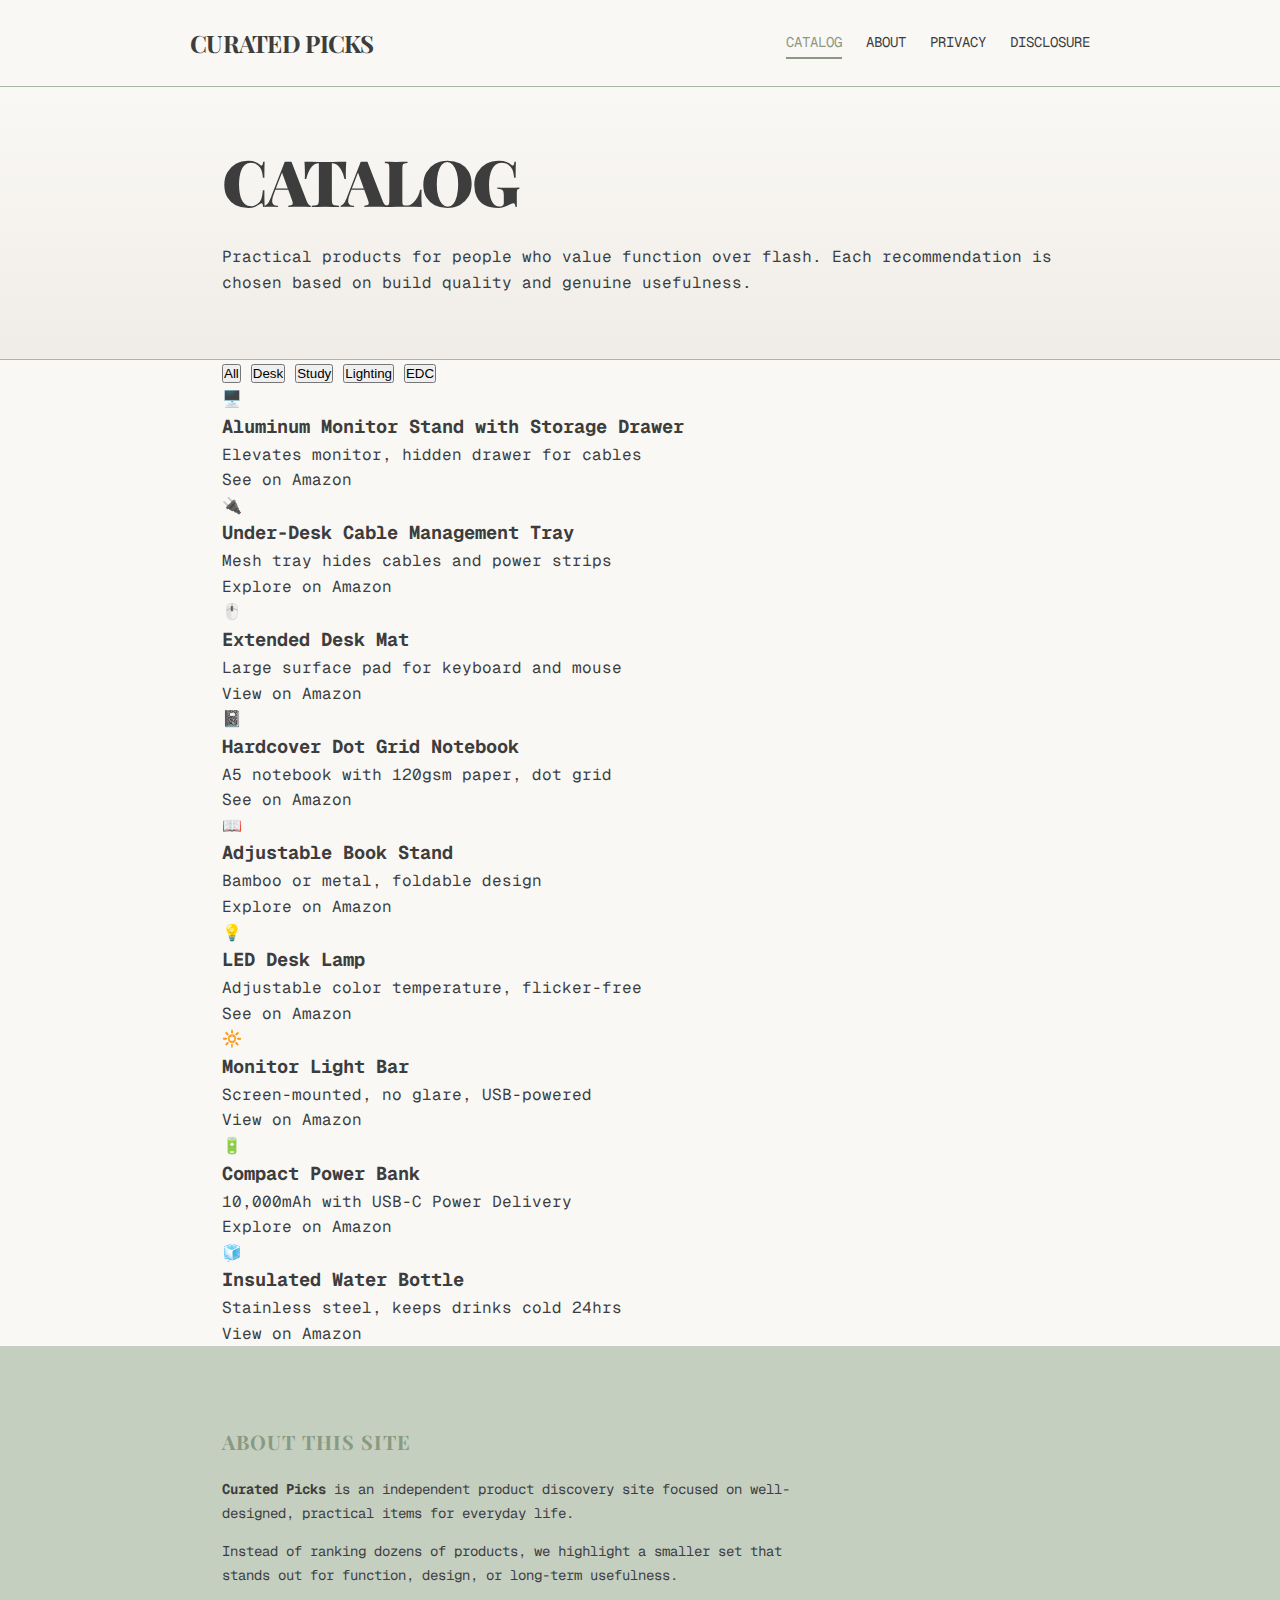
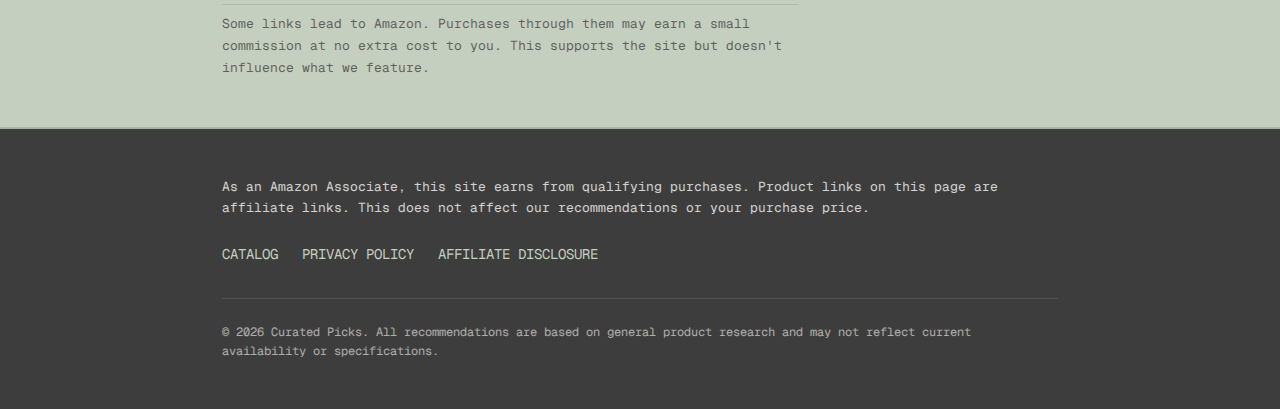
<file: index.html>
<!DOCTYPE html>
<html lang="en">

<head>
  <meta charset="UTF-8">
  <meta name="viewport" content="width=device-width, initial-scale=1.0">
  <title>Curated Picks | Thoughtfully Selected Products</title>
  <meta name="description"
    content="A curated collection of carefully selected products for focused work and productive living. Honest recommendations, no hype.">
  <meta name="p:domain_verify" content="64a8b8020b2f8145c5e95d043076f2a0" />
  <link rel="stylesheet" href="css/styles.css">
</head>

<body>

  <!-- Header -->
  <header class="header">
    <div class="header__inner">
      <a href="index.html" class="header__logo">Curated Picks</a>
      <nav class="header__nav">
        <a href="index.html" class="header__link header__link--active">Catalog</a>
        <a href="#about" class="header__link">About</a>
        <a href="privacy.html" class="header__link">Privacy</a>
        <a href="disclosure.html" class="header__link">Disclosure</a>
      </nav>
    </div>
  </header>

  <main>
    <!-- Hero Section -->
    <section class="hero">
      <div class="container">
        <h1 class="hero__title">Catalog</h1>
        <p class="hero__subtitle">
          Practical products for people who value function over flash.
          Each recommendation is chosen based on build quality and genuine usefulness.
        </p>
      </div>
    </section>

    <!-- Filter Pills -->
    <section class="filter-section">
      <div class="container">
        <div class="filter-pills">
          <button class="filter-pill filter-pill--active" data-filter="all">All</button>
          <button class="filter-pill" data-filter="desk-accessories">Desk</button>
          <button class="filter-pill" data-filter="study-essentials">Study</button>
          <button class="filter-pill" data-filter="workspace-lighting">Lighting</button>
          <button class="filter-pill" data-filter="everyday-carry">EDC</button>
        </div>
      </div>
    </section>

    <!-- Product Grid -->
    <section class="catalog">
      <div class="container">
        <div class="product-grid" id="product-grid">
          <!-- Products loaded via JS, fallback static content below -->

          <!-- Desk Accessories -->
          <article class="product-card" data-category="desk-accessories">
            <div class="product-card__image">🖥️</div>
            <div class="product-card__content">
              <h3 class="product-card__name">Aluminum Monitor Stand with Storage Drawer</h3>
              <p class="product-card__desc">Elevates monitor, hidden drawer for cables</p>
              <a href="https://www.amazon.in/s?k=aluminum+monitor+stand+with+drawer&tag=curatedpicks0-21"
                class="product-card__link" rel="nofollow noopener sponsored" target="_blank">
                See on Amazon
              </a>
            </div>
          </article>

          <article class="product-card" data-category="desk-accessories">
            <div class="product-card__image">🔌</div>
            <div class="product-card__content">
              <h3 class="product-card__name">Under-Desk Cable Management Tray</h3>
              <p class="product-card__desc">Mesh tray hides cables and power strips</p>
              <a href="https://www.amazon.in/s?k=under+desk+cable+management+tray+mesh&tag=curatedpicks0-21"
                class="product-card__link" rel="nofollow noopener sponsored" target="_blank">
                Explore on Amazon
              </a>
            </div>
          </article>

          <article class="product-card" data-category="desk-accessories">
            <div class="product-card__image">🖱️</div>
            <div class="product-card__content">
              <h3 class="product-card__name">Extended Desk Mat</h3>
              <p class="product-card__desc">Large surface pad for keyboard and mouse</p>
              <a href="https://www.amazon.in/s?k=leather+desk+mat+large&tag=curatedpicks0-21" class="product-card__link"
                rel="nofollow noopener sponsored" target="_blank">
                View on Amazon
              </a>
            </div>
          </article>

          <!-- Study Essentials -->
          <article class="product-card" data-category="study-essentials">
            <div class="product-card__image">📓</div>
            <div class="product-card__content">
              <h3 class="product-card__name">Hardcover Dot Grid Notebook</h3>
              <p class="product-card__desc">A5 notebook with 120gsm paper, dot grid</p>
              <a href="https://www.amazon.in/s?k=dot+grid+notebook+hardcover+a5&tag=curatedpicks0-21"
                class="product-card__link" rel="nofollow noopener sponsored" target="_blank">
                See on Amazon
              </a>
            </div>
          </article>

          <article class="product-card" data-category="study-essentials">
            <div class="product-card__image">📖</div>
            <div class="product-card__content">
              <h3 class="product-card__name">Adjustable Book Stand</h3>
              <p class="product-card__desc">Bamboo or metal, foldable design</p>
              <a href="https://www.amazon.in/s?k=adjustable+book+stand+bamboo&tag=curatedpicks0-21"
                class="product-card__link" rel="nofollow noopener sponsored" target="_blank">
                Explore on Amazon
              </a>
            </div>
          </article>

          <!-- Workspace Lighting -->
          <article class="product-card" data-category="workspace-lighting">
            <div class="product-card__image">💡</div>
            <div class="product-card__content">
              <h3 class="product-card__name">LED Desk Lamp</h3>
              <p class="product-card__desc">Adjustable color temperature, flicker-free</p>
              <a href="https://www.amazon.in/s?k=led+desk+lamp+color+temperature+adjustable&tag=curatedpicks0-21"
                class="product-card__link" rel="nofollow noopener sponsored" target="_blank">
                See on Amazon
              </a>
            </div>
          </article>

          <article class="product-card" data-category="workspace-lighting">
            <div class="product-card__image">🔆</div>
            <div class="product-card__content">
              <h3 class="product-card__name">Monitor Light Bar</h3>
              <p class="product-card__desc">Screen-mounted, no glare, USB-powered</p>
              <a href="https://www.amazon.in/s?k=monitor+light+bar&tag=curatedpicks0-21" class="product-card__link"
                rel="nofollow noopener sponsored" target="_blank">
                View on Amazon
              </a>
            </div>
          </article>

          <!-- Everyday Carry -->
          <article class="product-card" data-category="everyday-carry">
            <div class="product-card__image">🔋</div>
            <div class="product-card__content">
              <h3 class="product-card__name">Compact Power Bank</h3>
              <p class="product-card__desc">10,000mAh with USB-C Power Delivery</p>
              <a href="https://www.amazon.in/s?k=power+bank+10000mah+usb-c+pd&tag=curatedpicks0-21"
                class="product-card__link" rel="nofollow noopener sponsored" target="_blank">
                Explore on Amazon
              </a>
            </div>
          </article>

          <article class="product-card" data-category="everyday-carry">
            <div class="product-card__image">🧊</div>
            <div class="product-card__content">
              <h3 class="product-card__name">Insulated Water Bottle</h3>
              <p class="product-card__desc">Stainless steel, keeps drinks cold 24hrs</p>
              <a href="https://www.amazon.in/s?k=insulated+stainless+steel+water+bottle+wide+mouth&tag=curatedpicks0-21"
                class="product-card__link" rel="nofollow noopener sponsored" target="_blank">
                View on Amazon
              </a>
            </div>
          </article>

        </div>
      </div>
    </section>

    <!-- About Section -->
    <section class="about-section" id="about">
      <div class="container">
        <h2 class="about-section__title">About This Site</h2>
        <div class="about-section__content">
          <p>
            <strong>Curated Picks</strong> is an independent product discovery site focused on
            well-designed, practical items for everyday life.
          </p>
          <p>
            Instead of ranking dozens of products, we highlight a smaller set that stands out
            for function, design, or long-term usefulness.
          </p>
          <p class="about-section__note">
            Some links lead to Amazon. Purchases through them may earn a small commission at
            no extra cost to you. This supports the site but doesn't influence what we feature.
          </p>
        </div>
      </div>
    </section>

  </main>

  <!-- Footer -->
  <footer class="footer">
    <div class="footer__inner">
      <p class="footer__disclosure">
        As an Amazon Associate, this site earns from qualifying purchases.
        Product links on this page are affiliate links. This does not affect
        our recommendations or your purchase price.
      </p>
      <div class="footer__links">
        <a href="index.html" class="footer__link">Catalog</a>
        <a href="privacy.html" class="footer__link">Privacy Policy</a>
        <a href="disclosure.html" class="footer__link">Affiliate Disclosure</a>
      </div>
      <p class="footer__copyright">
        © 2026 Curated Picks. All recommendations are based on general product
        research and may not reflect current availability or specifications.
      </p>
    </div>
  </footer>

  <!-- Filter Script -->
  <script>
    (function () {
      'use strict';

      const pills = document.querySelectorAll('.filter-pill');
      const cards = document.querySelectorAll('.product-card');

      pills.forEach(pill => {
        pill.addEventListener('click', () => {
          // Update active pill
          pills.forEach(p => p.classList.remove('filter-pill--active'));
          pill.classList.add('filter-pill--active');

          const filter = pill.dataset.filter;

          // Filter cards
          cards.forEach(card => {
            if (filter === 'all' || card.dataset.category === filter) {
              card.classList.remove('product-card--hidden');
            } else {
              card.classList.add('product-card--hidden');
            }
          });
        });
      });
    })();
  </script>

</body>

</html>
</file>
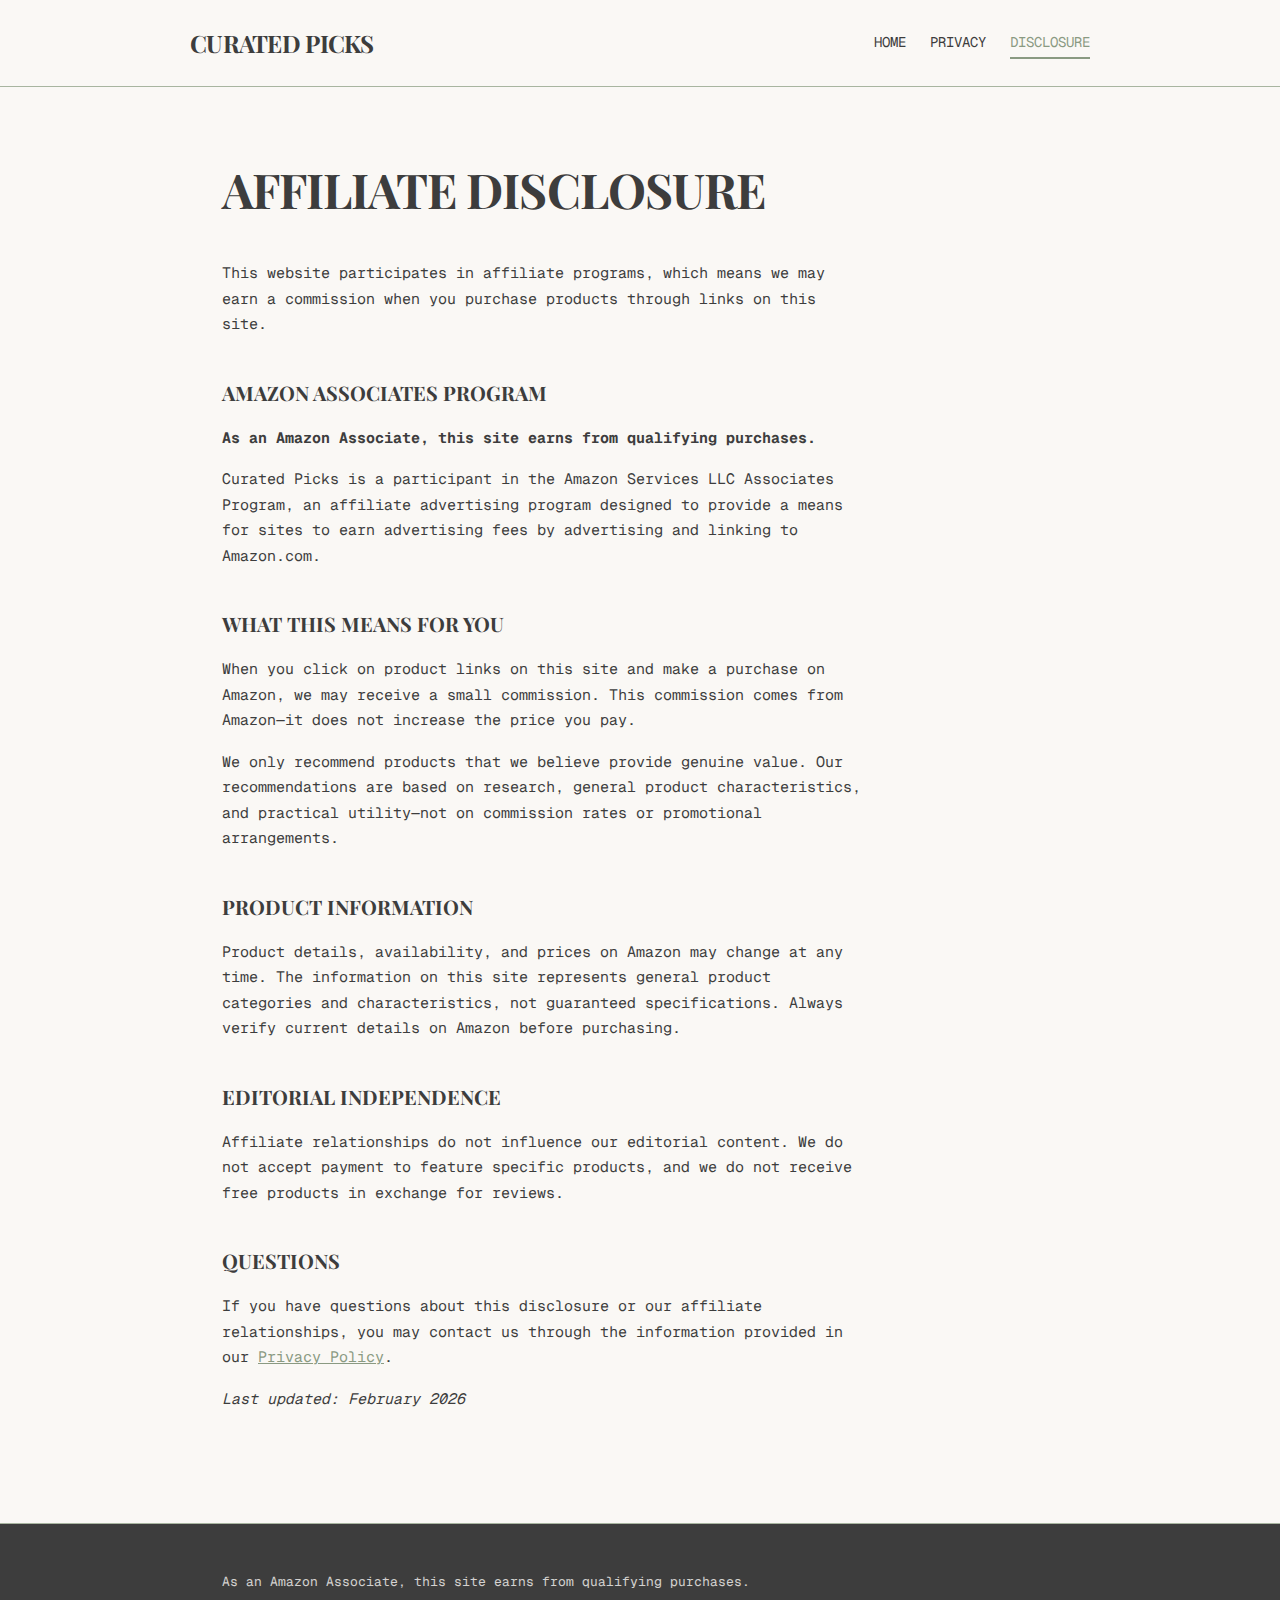
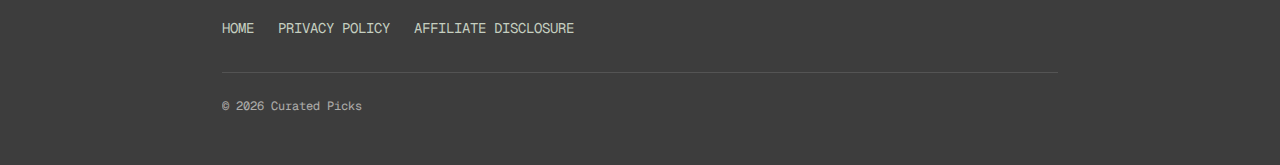
<file: disclosure.html>
<!DOCTYPE html>
<html lang="en">

<head>
    <meta charset="UTF-8">
    <meta name="viewport" content="width=device-width, initial-scale=1.0">
    <title>Affiliate Disclosure | Curated Picks</title>
    <meta name="description"
        content="Affiliate disclosure for Curated Picks. This site participates in the Amazon Associates Program.">
    <link rel="stylesheet" href="css/styles.css">
</head>

<body class="policy-page">

    <!-- Header -->
    <header class="header">
        <div class="header__inner">
            <a href="index.html" class="header__logo">Curated Picks</a>
            <nav class="header__nav">
                <a href="index.html" class="header__link">Home</a>
                <a href="privacy.html" class="header__link">Privacy</a>
                <a href="disclosure.html" class="header__link header__link--active">Disclosure</a>
            </nav>
        </div>
    </header>

    <main class="policy-content">
        <div class="container">
            <h1>Affiliate Disclosure</h1>

            <p>
                This website participates in affiliate programs, which means we may earn
                a commission when you purchase products through links on this site.
            </p>

            <h2>Amazon Associates Program</h2>

            <p>
                <strong>As an Amazon Associate, this site earns from qualifying purchases.</strong>
            </p>

            <p>
                Curated Picks is a participant in the Amazon Services LLC Associates Program,
                an affiliate advertising program designed to provide a means for sites to
                earn advertising fees by advertising and linking to Amazon.com.
            </p>

            <h2>What This Means For You</h2>

            <p>
                When you click on product links on this site and make a purchase on Amazon,
                we may receive a small commission. This commission comes from Amazon—it does
                not increase the price you pay.
            </p>

            <p>
                We only recommend products that we believe provide genuine value. Our
                recommendations are based on research, general product characteristics,
                and practical utility—not on commission rates or promotional arrangements.
            </p>

            <h2>Product Information</h2>

            <p>
                Product details, availability, and prices on Amazon may change at any time.
                The information on this site represents general product categories and
                characteristics, not guaranteed specifications. Always verify current details
                on Amazon before purchasing.
            </p>

            <h2>Editorial Independence</h2>

            <p>
                Affiliate relationships do not influence our editorial content. We do not
                accept payment to feature specific products, and we do not receive free
                products in exchange for reviews.
            </p>

            <h2>Questions</h2>

            <p>
                If you have questions about this disclosure or our affiliate relationships,
                you may contact us through the information provided in our
                <a href="privacy.html">Privacy Policy</a>.
            </p>

            <p>
                <em>Last updated: February 2026</em>
            </p>

        </div>
    </main>

    <!-- Footer -->
    <footer class="footer">
        <div class="footer__inner">
            <p class="footer__disclosure">
                As an Amazon Associate, this site earns from qualifying purchases.
            </p>
            <div class="footer__links">
                <a href="index.html" class="footer__link">Home</a>
                <a href="privacy.html" class="footer__link">Privacy Policy</a>
                <a href="disclosure.html" class="footer__link">Affiliate Disclosure</a>
            </div>
            <p class="footer__copyright">
                © 2026 Curated Picks
            </p>
        </div>
    </footer>

</body>

</html>
</file>
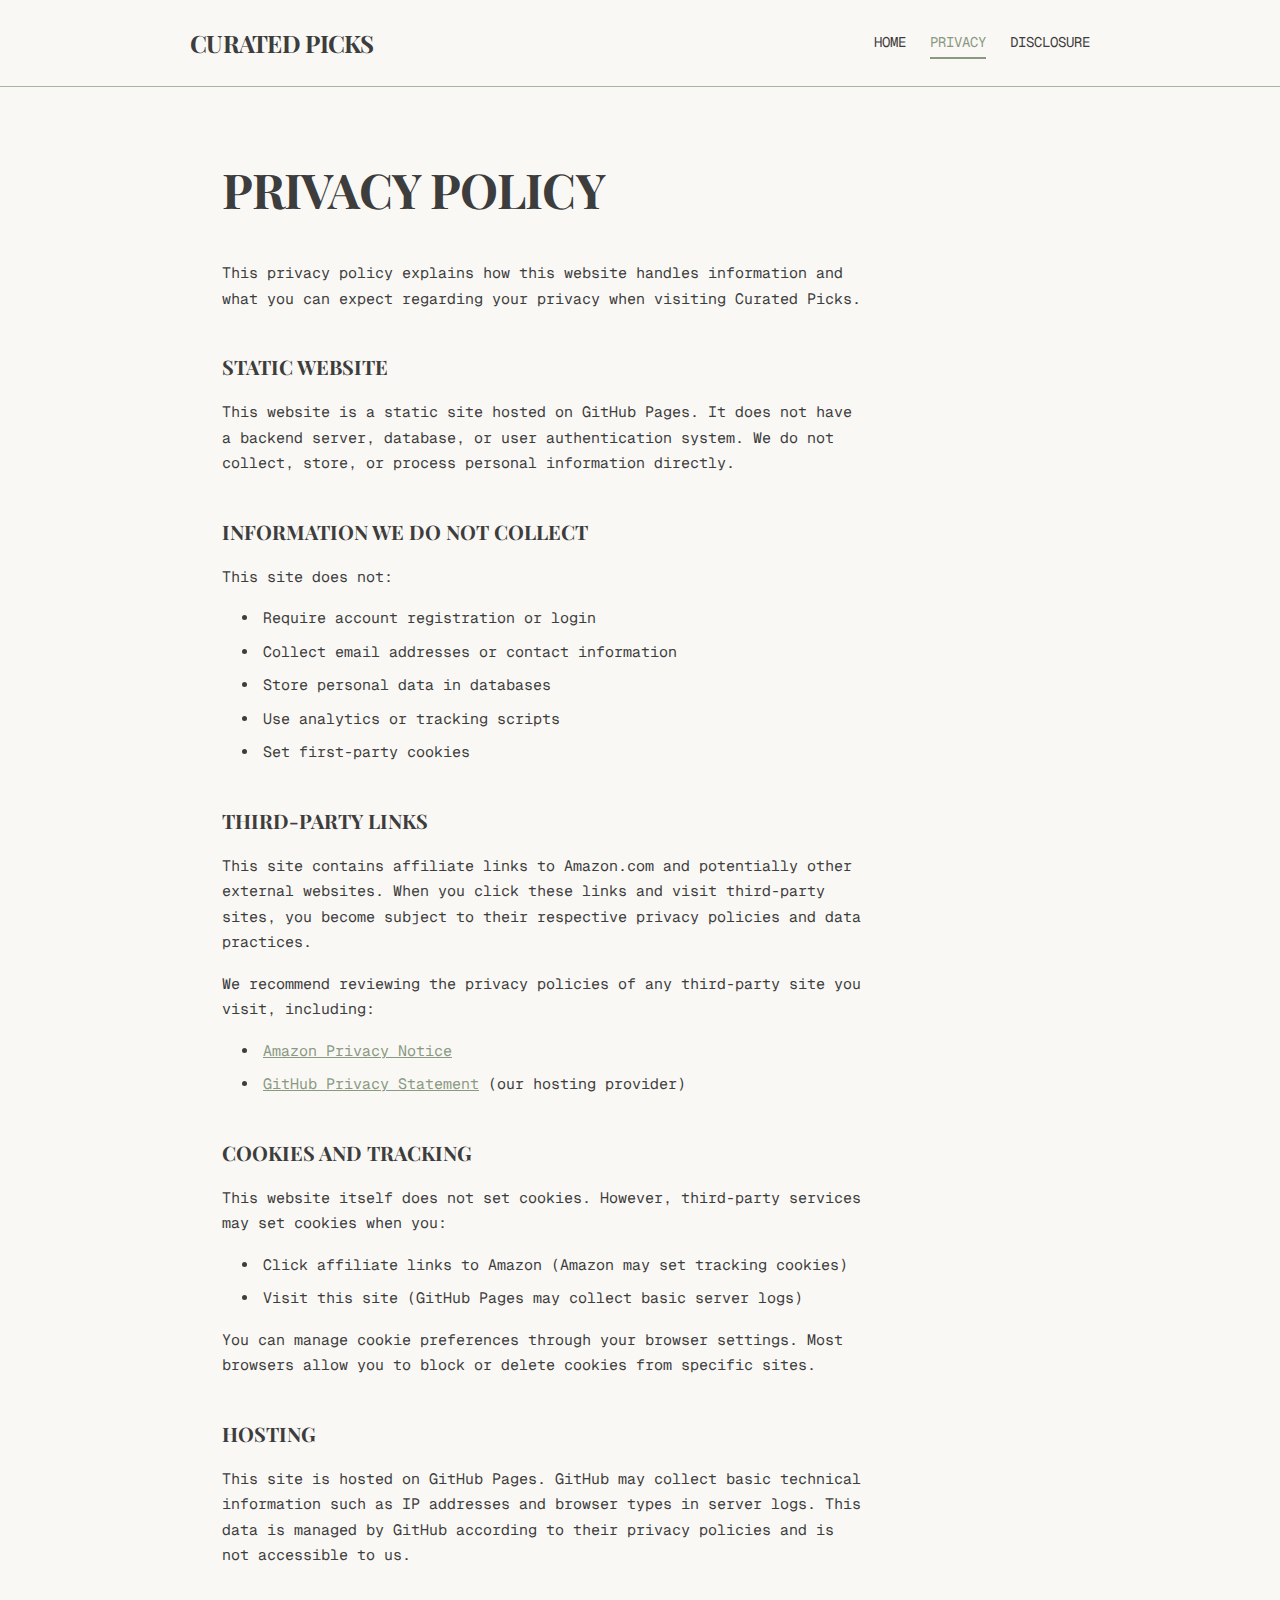
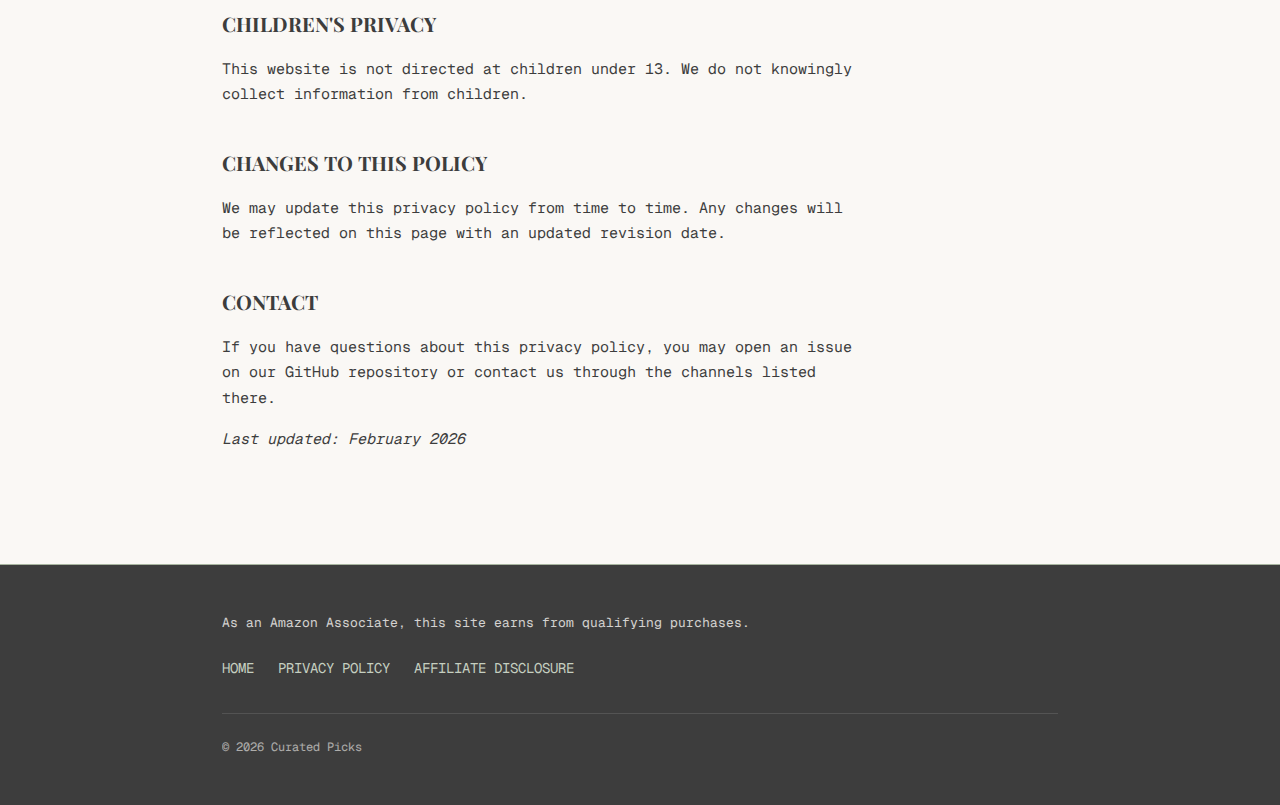
<file: privacy.html>
<!DOCTYPE html>
<html lang="en">

<head>
    <meta charset="UTF-8">
    <meta name="viewport" content="width=device-width, initial-scale=1.0">
    <title>Privacy Policy | Curated Picks</title>
    <meta name="description"
        content="Privacy policy for Curated Picks. Information about data handling and third-party links.">
    <meta name="p:domain_verify" content="64a8b8020b2f8145c5e95d043076f2a0" />
    <link rel="stylesheet" href="css/styles.css">
</head>

<body class="policy-page">

    <!-- Header -->
    <header class="header">
        <div class="header__inner">
            <a href="index.html" class="header__logo">Curated Picks</a>
            <nav class="header__nav">
                <a href="index.html" class="header__link">Home</a>
                <a href="privacy.html" class="header__link header__link--active">Privacy</a>
                <a href="disclosure.html" class="header__link">Disclosure</a>
            </nav>
        </div>
    </header>

    <main class="policy-content">
        <div class="container">
            <h1>Privacy Policy</h1>

            <p>
                This privacy policy explains how this website handles information and
                what you can expect regarding your privacy when visiting Curated Picks.
            </p>

            <h2>Static Website</h2>

            <p>
                This website is a static site hosted on GitHub Pages. It does not have
                a backend server, database, or user authentication system. We do not
                collect, store, or process personal information directly.
            </p>

            <h2>Information We Do Not Collect</h2>

            <p>
                This site does not:
            </p>

            <ul>
                <li>Require account registration or login</li>
                <li>Collect email addresses or contact information</li>
                <li>Store personal data in databases</li>
                <li>Use analytics or tracking scripts</li>
                <li>Set first-party cookies</li>
            </ul>

            <h2>Third-Party Links</h2>

            <p>
                This site contains affiliate links to Amazon.com and potentially other
                external websites. When you click these links and visit third-party sites,
                you become subject to their respective privacy policies and data practices.
            </p>

            <p>
                We recommend reviewing the privacy policies of any third-party site you
                visit, including:
            </p>

            <ul>
                <li><a href="https://www.amazon.com/gp/help/customer/display.html?nodeId=468496" target="_blank"
                        rel="noopener">Amazon Privacy Notice</a></li>
                <li><a href="https://docs.github.com/en/site-policy/privacy-policies/github-privacy-statement"
                        target="_blank" rel="noopener">GitHub Privacy Statement</a> (our hosting provider)</li>
            </ul>

            <h2>Cookies and Tracking</h2>

            <p>
                This website itself does not set cookies. However, third-party services
                may set cookies when you:
            </p>

            <ul>
                <li>Click affiliate links to Amazon (Amazon may set tracking cookies)</li>
                <li>Visit this site (GitHub Pages may collect basic server logs)</li>
            </ul>

            <p>
                You can manage cookie preferences through your browser settings. Most
                browsers allow you to block or delete cookies from specific sites.
            </p>

            <h2>Hosting</h2>

            <p>
                This site is hosted on GitHub Pages. GitHub may collect basic technical
                information such as IP addresses and browser types in server logs. This
                data is managed by GitHub according to their privacy policies and is not
                accessible to us.
            </p>

            <h2>Children's Privacy</h2>

            <p>
                This website is not directed at children under 13. We do not knowingly
                collect information from children.
            </p>

            <h2>Changes to This Policy</h2>

            <p>
                We may update this privacy policy from time to time. Any changes will
                be reflected on this page with an updated revision date.
            </p>

            <h2>Contact</h2>

            <p>
                If you have questions about this privacy policy, you may open an issue
                on our GitHub repository or contact us through the channels listed there.
            </p>

            <p>
                <em>Last updated: February 2026</em>
            </p>

        </div>
    </main>

    <!-- Footer -->
    <footer class="footer">
        <div class="footer__inner">
            <p class="footer__disclosure">
                As an Amazon Associate, this site earns from qualifying purchases.
            </p>
            <div class="footer__links">
                <a href="index.html" class="footer__link">Home</a>
                <a href="privacy.html" class="footer__link">Privacy Policy</a>
                <a href="disclosure.html" class="footer__link">Affiliate Disclosure</a>
            </div>
            <p class="footer__copyright">
                © 2026 Curated Picks
            </p>
        </div>
    </footer>

</body>

</html>
</file>
<file: css/styles.css>
/* ========================================
   Curated Picks - Amazon Affiliate Site
   Brutalist Industrial Design
   ======================================== */

/* Google Fonts Import */
@import url('https://fonts.googleapis.com/css2?family=Geist+Mono:wght@400;500;700&family=Playfair+Display:wght@400;700;800;900&display=swap');

/* CSS Custom Properties - Soft Aesthetic Palette */
:root {
  /* Primary Colors */
  --sage: #A8B5A0;
  --sage-light: #C5CFC0;
  --sage-dark: #8A9A82;

  /* Neutrals */
  --cream: #FAF8F5;
  --cream-dark: #F0EDE8;
  --charcoal: #3D3D3D;
  --charcoal-light: #5A5A5A;

  /* Accents */
  --rose: #D4A5A5;
  --rose-light: #E8CFCF;
  --lavender: #C5C0D4;

  /* Semantic mappings */
  --bg-primary: var(--cream);
  --bg-secondary: var(--sage-light);
  --bg-dark: var(--charcoal);
  --text-primary: var(--charcoal);
  --text-muted: var(--charcoal-light);
  --text-light: var(--cream);
  --accent: var(--sage);
  --accent-hover: var(--sage-dark);
  --link-color: var(--sage-dark);

  /* Fonts */
  --font-mono: 'Geist Mono', 'SF Mono', 'Consolas', monospace;
  --font-serif: 'Playfair Display', Georgia, serif;
  --container-padding: 1rem;
}

@media (min-width: 768px) {
  :root {
    --container-padding: 2rem;
  }
}

/* Reset & Base */
*,
*::before,
*::after {
  margin: 0;
  padding: 0;
  box-sizing: border-box;
}

html {
  scroll-behavior: smooth;
}

body {
  font-family: var(--font-mono);
  background-color: var(--bg-primary);
  color: var(--text-primary);
  line-height: 1.6;
  -webkit-font-smoothing: antialiased;
}

::selection {
  background-color: var(--sage);
  color: var(--cream);
}

a {
  text-decoration: none;
  color: inherit;
}

img {
  max-width: 100%;
  height: auto;
  display: block;
}

ul,
ol {
  list-style-position: inside;
}

/* Container */
.container {
  max-width: 900px;
  margin: 0 auto;
  padding: 0 var(--container-padding);
}

/* ========================================
   HEADER & NAVIGATION
   ======================================== */
.header {
  padding: 1.5rem var(--container-padding);
  border-bottom: 1px solid var(--sage);
  background: var(--cream);
}

.header__inner {
  max-width: 900px;
  margin: 0 auto;
  display: flex;
  flex-direction: column;
  gap: 1rem;
}

@media (min-width: 600px) {
  .header__inner {
    flex-direction: row;
    justify-content: space-between;
    align-items: center;
  }
}

.header__logo {
  font-family: var(--font-serif);
  font-size: 1.5rem;
  font-weight: 700;
  text-transform: uppercase;
  letter-spacing: -0.03em;
}

.header__nav {
  display: flex;
  gap: 1.5rem;
}

.header__link {
  font-family: var(--font-mono);
  font-size: 0.875rem;
  text-transform: uppercase;
  padding: 0.25rem 0;
  border-bottom: 2px solid transparent;
  transition: border-color 0.2s ease;
}

.header__link:hover,
.header__link--active {
  border-bottom-color: var(--sage-dark);
  color: var(--sage-dark);
}

/* ========================================
   ABOUT SECTION
   ======================================== */
.about-section {
  padding: 5rem 0 3rem;
  background: var(--sage-light);
  border-bottom: 1px solid var(--sage);
}

.about-section__title {
  font-family: var(--font-serif);
  font-size: 1.25rem;
  font-weight: 700;
  text-transform: uppercase;
  letter-spacing: 0.05em;
  margin-bottom: 1.25rem;
  color: var(--sage-dark);
}

.about-section__content {
  max-width: 36rem;
}

.about-section__content p {
  font-family: var(--font-mono);
  font-size: 0.875rem;
  line-height: 1.7;
  margin-bottom: 0.875rem;
  color: var(--text-primary);
}

.about-section__content p:last-child {
  margin-bottom: 0;
}

.about-section__content strong {
  color: var(--charcoal);
}

.about-section__note {
  opacity: 0.75;
  font-size: 0.8125rem !important;
  padding-top: 0.5rem;
  border-top: 1px solid var(--sage);
  margin-top: 1rem !important;
}

/* ========================================
   HERO / OVERVIEW SECTION
   ======================================== */
.hero {
  padding: 4rem 0;
  border-bottom: 1px solid var(--sage);
  background: linear-gradient(to bottom, var(--cream), var(--cream-dark));
}

.hero__title {
  font-family: var(--font-serif);
  font-size: clamp(2.5rem, 8vw, 4rem);
  line-height: 0.95;
  font-weight: 900;
  text-transform: uppercase;
  letter-spacing: -0.03em;
  margin-bottom: 2rem;
}

.hero__desc {
  font-family: var(--font-mono);
  font-size: 1rem;
  max-width: 42rem;
  line-height: 1.7;
}

.hero__desc p {
  margin-bottom: 1rem;
}

.hero__desc p:last-child {
  margin-bottom: 0;
}

/* ========================================
   CATEGORY SECTIONS
   ======================================== */
.category {
  padding: 4rem 0;
  border-bottom: 1px solid var(--sage-light);
}

.category:last-of-type {
  border-bottom: none;
}

.category__header {
  margin-bottom: 2rem;
}

.category__number {
  font-family: var(--font-mono);
  font-size: 0.875rem;
  text-transform: uppercase;
  opacity: 0.6;
  margin-bottom: 0.5rem;
}

.category__title {
  font-family: var(--font-serif);
  font-size: clamp(1.75rem, 5vw, 2.5rem);
  font-weight: 700;
  text-transform: uppercase;
  letter-spacing: -0.02em;
}

.category__intro {
  font-family: var(--font-mono);
  font-size: 0.9375rem;
  margin-top: 1rem;
  max-width: 40rem;
  opacity: 0.85;
}

.category__products {
  display: flex;
  flex-direction: column;
  gap: 2rem;
  margin-top: 2rem;
}

/* ========================================
   PRODUCT BLOCKS
   ======================================== */
.product-block {
  background: var(--sage-light);
  color: var(--text-primary);
  padding: 2rem;
  border-radius: 8px;
  border: 1px solid var(--sage);
  display: flex;
  flex-direction: column;
  gap: 1.5rem;
}

@media (min-width: 600px) {
  .product-block {
    flex-direction: row;
    gap: 2rem;
  }
}

.product-block__image {
  flex-shrink: 0;
  width: 100%;
  max-width: 200px;
  aspect-ratio: 1;
  overflow: hidden;
  border-radius: 6px;
  border: 1px solid var(--sage);
  background: var(--cream);
}

.product-block__image img {
  width: 100%;
  height: 100%;
  object-fit: cover;
}

.product-block__content {
  flex: 1;
}

.product-block__name {
  font-family: var(--font-serif);
  font-size: 1.5rem;
  font-weight: 700;
  text-transform: uppercase;
  letter-spacing: -0.01em;
  margin-bottom: 1rem;
}

.product-block__desc {
  font-family: var(--font-mono);
  font-size: 0.9375rem;
  line-height: 1.7;
  opacity: 0.9;
  margin-bottom: 1.25rem;
}

.product-block__features {
  font-family: var(--font-mono);
  font-size: 0.875rem;
  margin-bottom: 1.5rem;
  padding-left: 1.25rem;
}

.product-block__features li {
  margin-bottom: 0.5rem;
  opacity: 0.8;
}

.product-block__features li:last-child {
  margin-bottom: 0;
}

.product-block__link {
  font-family: var(--font-mono);
  font-size: 0.875rem;
}

.product-block__link a {
  color: var(--sage-dark);
  border-bottom: 1px solid var(--sage-dark);
  padding-bottom: 2px;
  transition: all 0.2s ease;
}

.product-block__link a:hover {
  opacity: 0.7;
}

/* ========================================
   FOOTER
   ======================================== */
.footer {
  padding: 3rem 0;
  border-top: 1px solid var(--sage);
  background: var(--charcoal);
  color: var(--text-light);
}

.footer__inner {
  max-width: 900px;
  margin: 0 auto;
  padding: 0 var(--container-padding);
}

.footer__disclosure {
  font-family: var(--font-mono);
  font-size: 0.8125rem;
  opacity: 0.8;
  margin-bottom: 1.5rem;
  line-height: 1.6;
}

.footer__links {
  display: flex;
  gap: 1.5rem;
  flex-wrap: wrap;
}

.footer__link {
  font-family: var(--font-mono);
  font-size: 0.875rem;
  text-transform: uppercase;
  color: var(--sage-light);
  border-bottom: 1px solid transparent;
  transition: border-color 0.2s ease;
}

.footer__link:hover {
  border-bottom-color: var(--sage-light);
}

.footer__copyright {
  margin-top: 2rem;
  padding-top: 1.5rem;
  border-top: 1px solid rgba(255, 255, 255, 0.2);
  font-family: var(--font-mono);
  font-size: 0.75rem;
  opacity: 0.6;
}

/* ========================================
   POLICY PAGES (Privacy, Disclosure)
   ======================================== */
.policy-page {
  min-height: 100vh;
  background: var(--bg-primary);
}

.policy-content {
  padding: 4rem 0 6rem;
}

.policy-content h1 {
  font-family: var(--font-serif);
  font-size: clamp(2rem, 6vw, 3rem);
  font-weight: 700;
  text-transform: uppercase;
  letter-spacing: -0.02em;
  margin-bottom: 2rem;
}

.policy-content h2 {
  font-family: var(--font-serif);
  font-size: 1.25rem;
  font-weight: 700;
  text-transform: uppercase;
  margin-top: 2.5rem;
  margin-bottom: 1rem;
}

.policy-content p {
  font-family: var(--font-mono);
  font-size: 0.9375rem;
  line-height: 1.7;
  margin-bottom: 1rem;
  max-width: 40rem;
}

.policy-content ul {
  font-family: var(--font-mono);
  font-size: 0.9375rem;
  line-height: 1.7;
  margin-bottom: 1rem;
  padding-left: 1.25rem;
}

.policy-content li {
  margin-bottom: 0.5rem;
}

.policy-content a {
  color: var(--sage-dark);
  text-decoration: underline;
  text-decoration-thickness: 1px;
}

.policy-content a:hover {
  opacity: 0.7;
}

/* ========================================
   UTILITY CLASSES
   ======================================== */
.sr-only {
  position: absolute;
  width: 1px;
  height: 1px;
  padding: 0;
  margin: -1px;
  overflow: hidden;
  clip: rect(0, 0, 0, 0);
  white-space: nowrap;
  border: 0;
}
</file>
